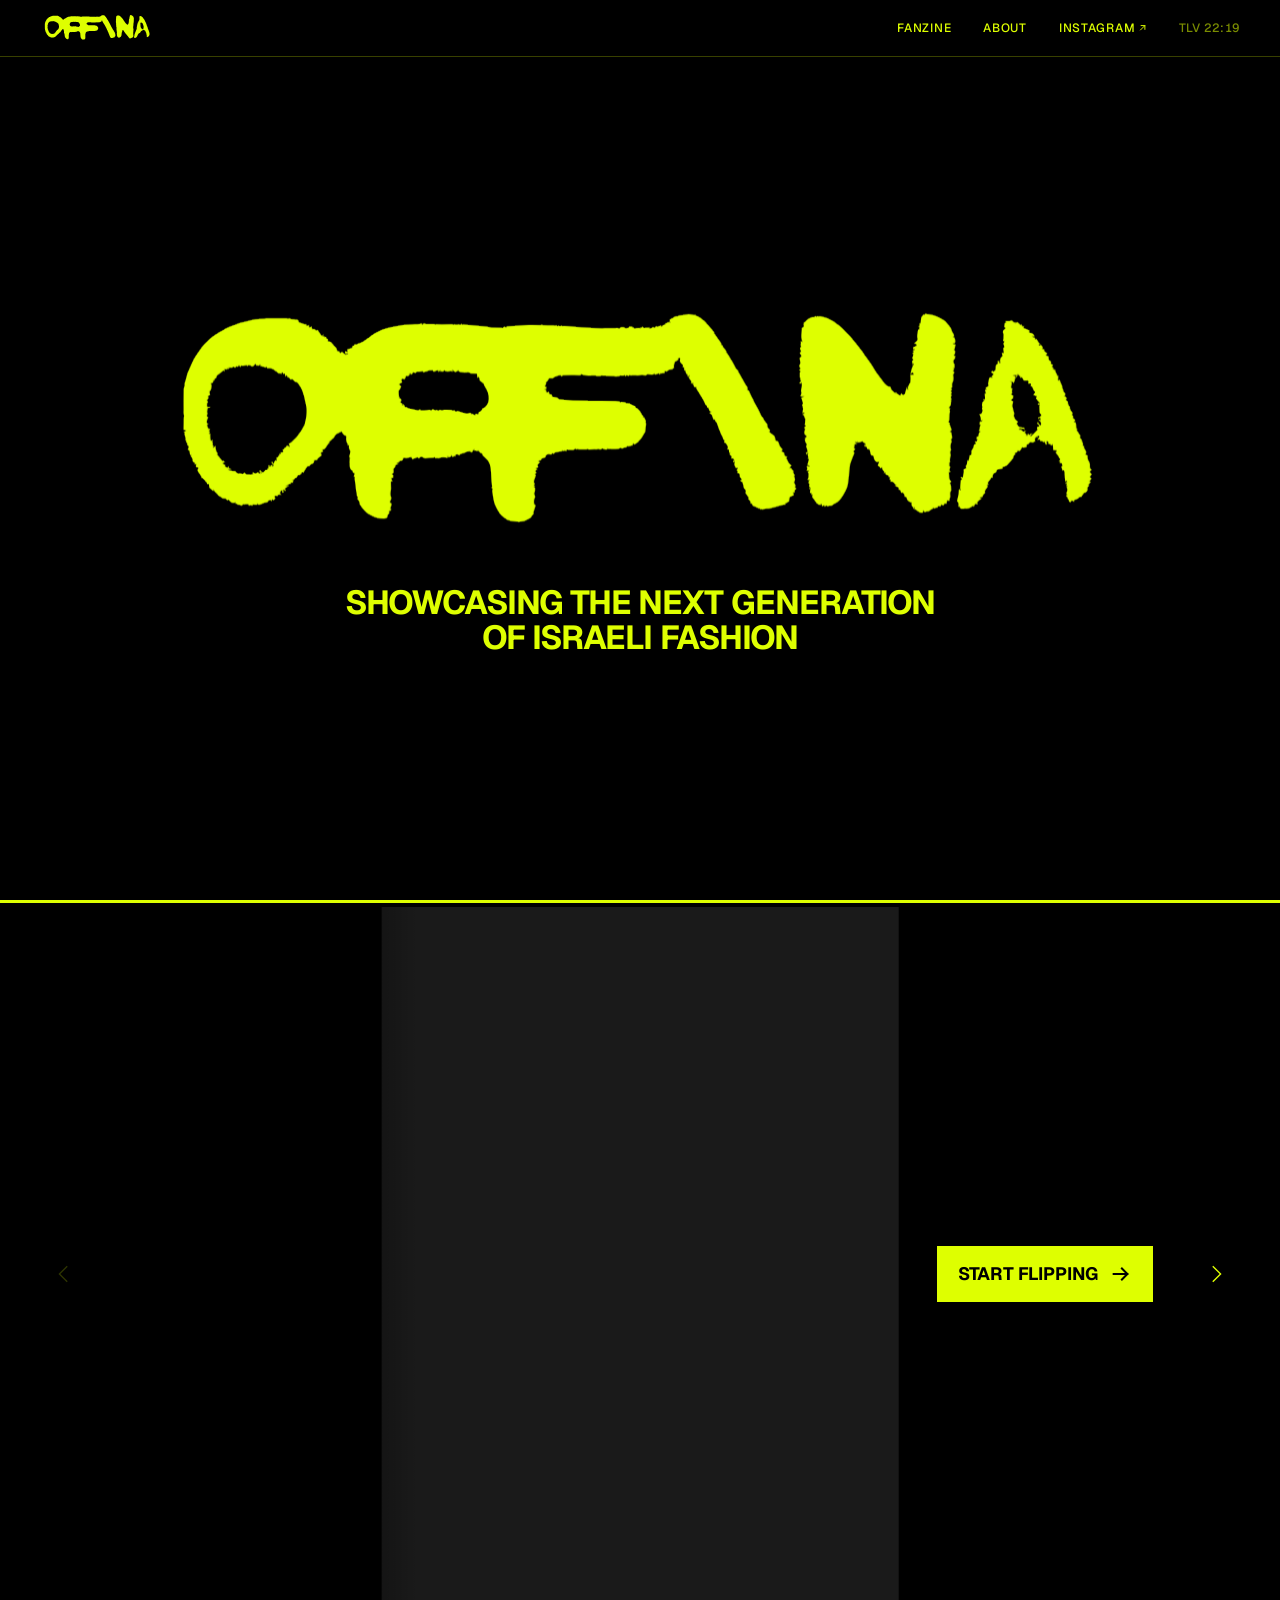
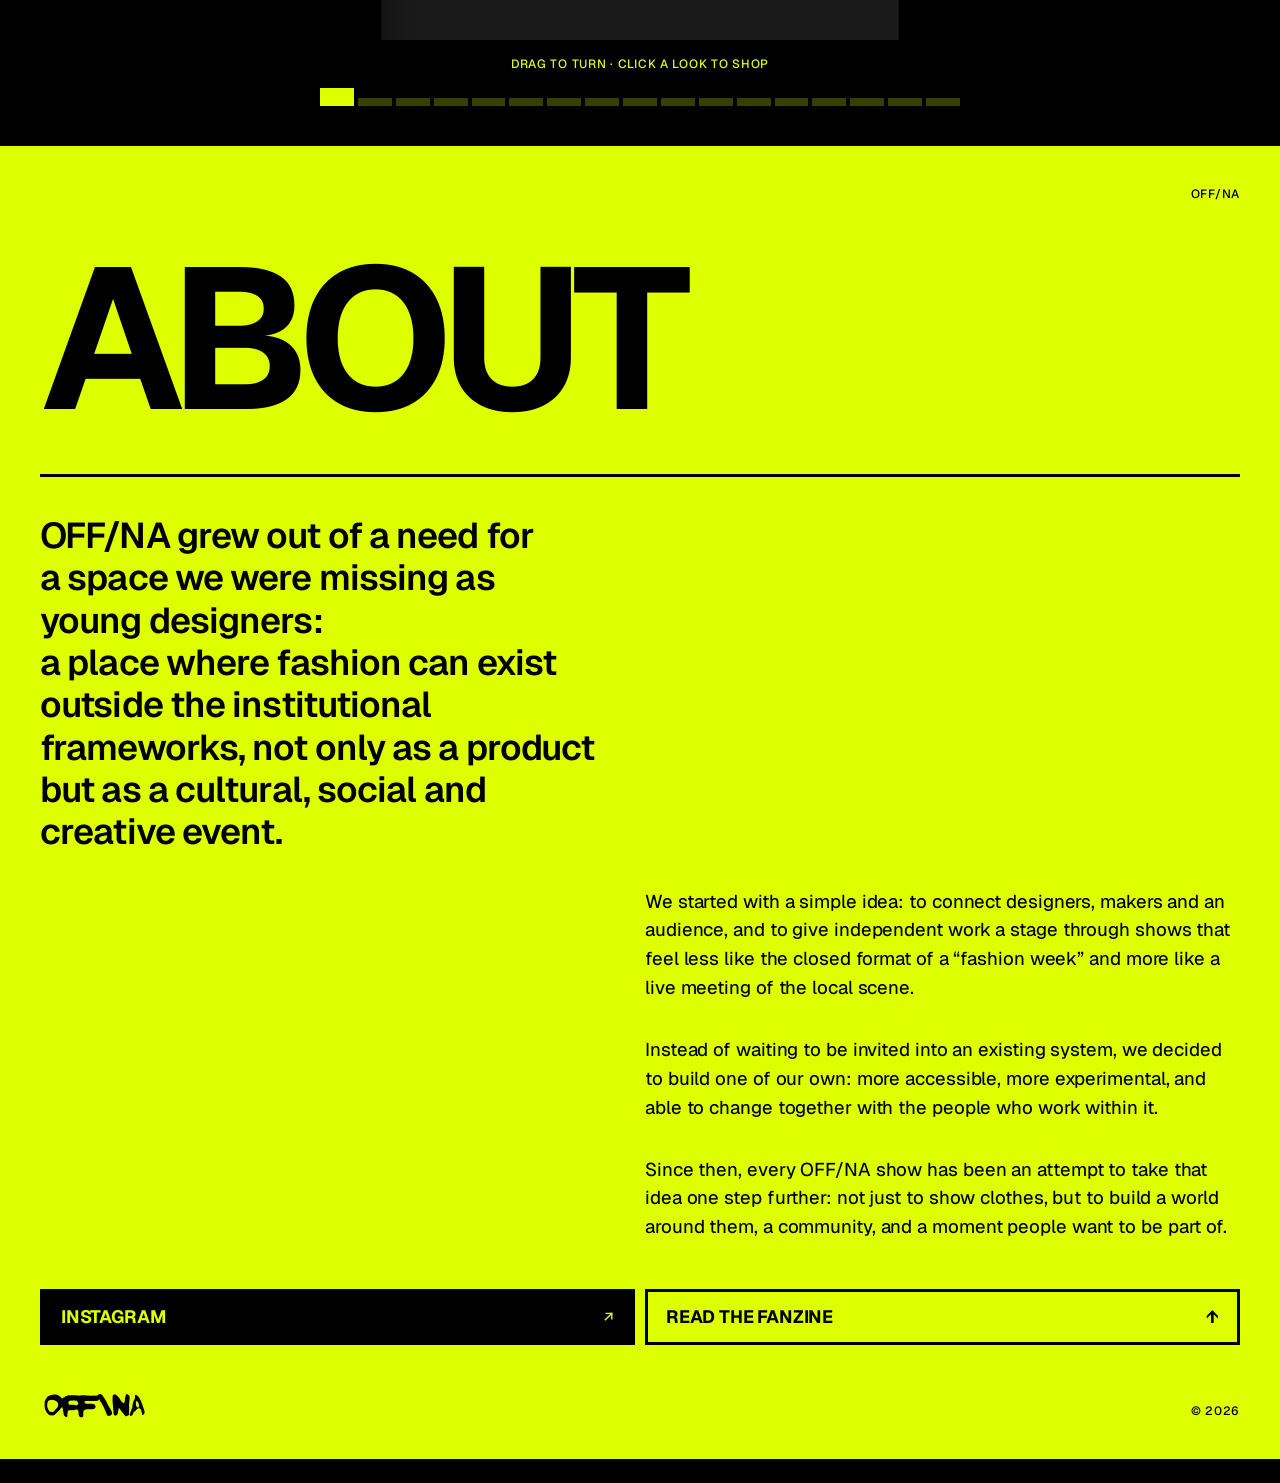
<file: index.html>
<!doctype html>
<html lang="en">
<head>
  <meta charset="utf-8">
  <meta name="viewport" content="width=device-width, initial-scale=1">
  <title>OFF/NA</title>
  <meta name="description" content="Showcasing the next generation of Israeli fashion. The OFF/NA Runway 12.11 fanzine: every look is clickable, shop each piece from its designer.">

  <!-- the preview when the link is shared (WhatsApp, Instagram, iMessage…) -->
  <meta property="og:type" content="website">
  <meta property="og:url" content="https://offnaweek.com/">
  <meta property="og:title" content="OFF/NA">
  <meta property="og:description" content="Showcasing the next generation of Israeli fashion">
  <meta property="og:image" content="https://offnaweek.com/assets/og.png">
  <meta property="og:image:width" content="1200">
  <meta property="og:image:height" content="630">
  <meta name="twitter:card" content="summary_large_image">
  <meta name="twitter:image" content="https://offnaweek.com/assets/og.png">
  <link rel="icon" href="assets/logo.svg" type="image/svg+xml">
  <link rel="preconnect" href="https://fonts.googleapis.com">
  <link rel="preconnect" href="https://fonts.gstatic.com" crossorigin>
  <link href="https://fonts.googleapis.com/css2?family=Geist:wght@300;400;500;600;700;900&display=swap" rel="stylesheet">
  <link rel="stylesheet" href="style.css">
  <link rel="stylesheet" href="fanzine/fanzine.css">
</head>
<body>
  <!-- 1. HEADER -->
  <header class="site-head">
    <a class="head-logo logo" data-logo href="./" aria-label="OFF/NA, home">OFF/NA</a>
    <nav class="head-nav label" aria-label="Site">
      <a href="#fanzine-section">Fanzine</a>
      <a href="#about">About</a>
      <a href="https://www.instagram.com/offnaweek/" target="_blank" rel="noopener">Instagram <svg class="arrow" viewBox="0 0 12 12" aria-hidden="true"><path d="M2.5 9.5 9.5 2.5M3.5 2.5h6v6" fill="none" stroke="currentColor" stroke-width="1.5" stroke-linecap="square"/></svg></a>
      <span class="clock" id="clock">TLV --:--</span>
    </nav>
  </header>

  <!-- 2. HERO: the logo (liquid, see hero.js) and one line under it -->
  <section class="hero" aria-label="OFF/NA">
    <h1 class="hero__logo logo" data-logo aria-label="OFF/NA">OFF/NA</h1>
    <p class="hero__tagline">Showcasing the next generation<br>of Israeli fashion</p>
  </section>

  <main>
    <!-- 3. THE FANZINE -->
    <section class="fz-section" id="fanzine-section" aria-label="Runway 12.11 fanzine">
      <div class="fz-sticky">
        <div class="fanzine" id="fanzine" data-src="fanzine/" data-cover="fanzine/cover.jpg" aria-label="OFF/NA Runway 12.11 fanzine">
          <button class="fz-nav fz-prev" type="button" aria-label="Previous page"><svg viewBox="0 0 24 24" aria-hidden="true"><path d="M15 4 7 12l8 8" fill="none" stroke="currentColor" stroke-width="1.5" stroke-linecap="square"/></svg></button>
          <div class="fz-stage" aria-live="polite"></div>
          <button class="fz-nav fz-next" type="button" aria-label="Next page"><svg viewBox="0 0 24 24" aria-hidden="true"><path d="m9 4 8 8-8 8" fill="none" stroke="currentColor" stroke-width="1.5" stroke-linecap="square"/></svg></button>
          <button class="fz-start" type="button">Start flipping <svg viewBox="0 0 24 24" aria-hidden="true"><path d="M4 12h15M13 6l6 6-6 6" fill="none" stroke="currentColor" stroke-width="2.2" stroke-linecap="square"/></svg></button>
          <div class="fz-pop" role="dialog" aria-label="Pieces in this look" hidden></div>
        </div>
        <div class="bar fz-bar">
          <span class="hint"><span class="hint-long">Drag to turn · click a look to shop</span><span class="hint-short">Swipe · tap to shop</span></span>
          <nav class="fz-strip" id="fz-strip" aria-label="Spreads"></nav>
        </div>
      </div>
    </section>

    <!-- 4. ABOUT — edit the text here -->
    <section class="about" id="about">
      <header class="about__head label"><span>OFF/NA</span></header>
      <h2 class="about__title">About</h2>
      <div class="about__text">
        <p>OFF/NA grew out of a need for a space we were missing as young designers:<br>a place where fashion can exist outside the institutional frameworks, not only as a product but as a cultural, social and creative event.</p>
        <p>We started with a simple idea: to connect designers, makers and an audience, and to give independent work a stage through shows that feel less like the closed format of a “fashion week” and more like a live meeting of the local scene.</p>
        <p>Instead of waiting to be invited into an existing system, we decided to build one of our own: more accessible, more experimental, and able to change together with the people who work within it.</p>
        <p>Since then, every OFF/NA show has been an attempt to take that idea one step further: not just to show clothes, but to build a world around them, a community, and a moment people want to be part of.</p>
      </div>
      <nav class="actions">
        <a class="btn" href="https://www.instagram.com/offnaweek/" target="_blank" rel="noopener"><span>Instagram</span><span><svg class="arrow" viewBox="0 0 12 12" aria-hidden="true"><path d="M2.5 9.5 9.5 2.5M3.5 2.5h6v6" fill="none" stroke="currentColor" stroke-width="1.5" stroke-linecap="square"/></svg></span></a>
        <a class="btn" href="#fanzine-section"><span>Read the fanzine</span><span>↑</span></a>
      </nav>
      <footer class="about__foot label">
        <span class="logo" data-logo>OFF/NA</span>
        <span>&copy; 2026</span>
      </footer>
    </section>
  </main>

  <script src="fanzine/brands.js"></script>
  <script src="fanzine/fanzine.js"></script>
  <script src="main.js"></script>
  <script src="hero.js"></script>
</body>
</html>
</file>
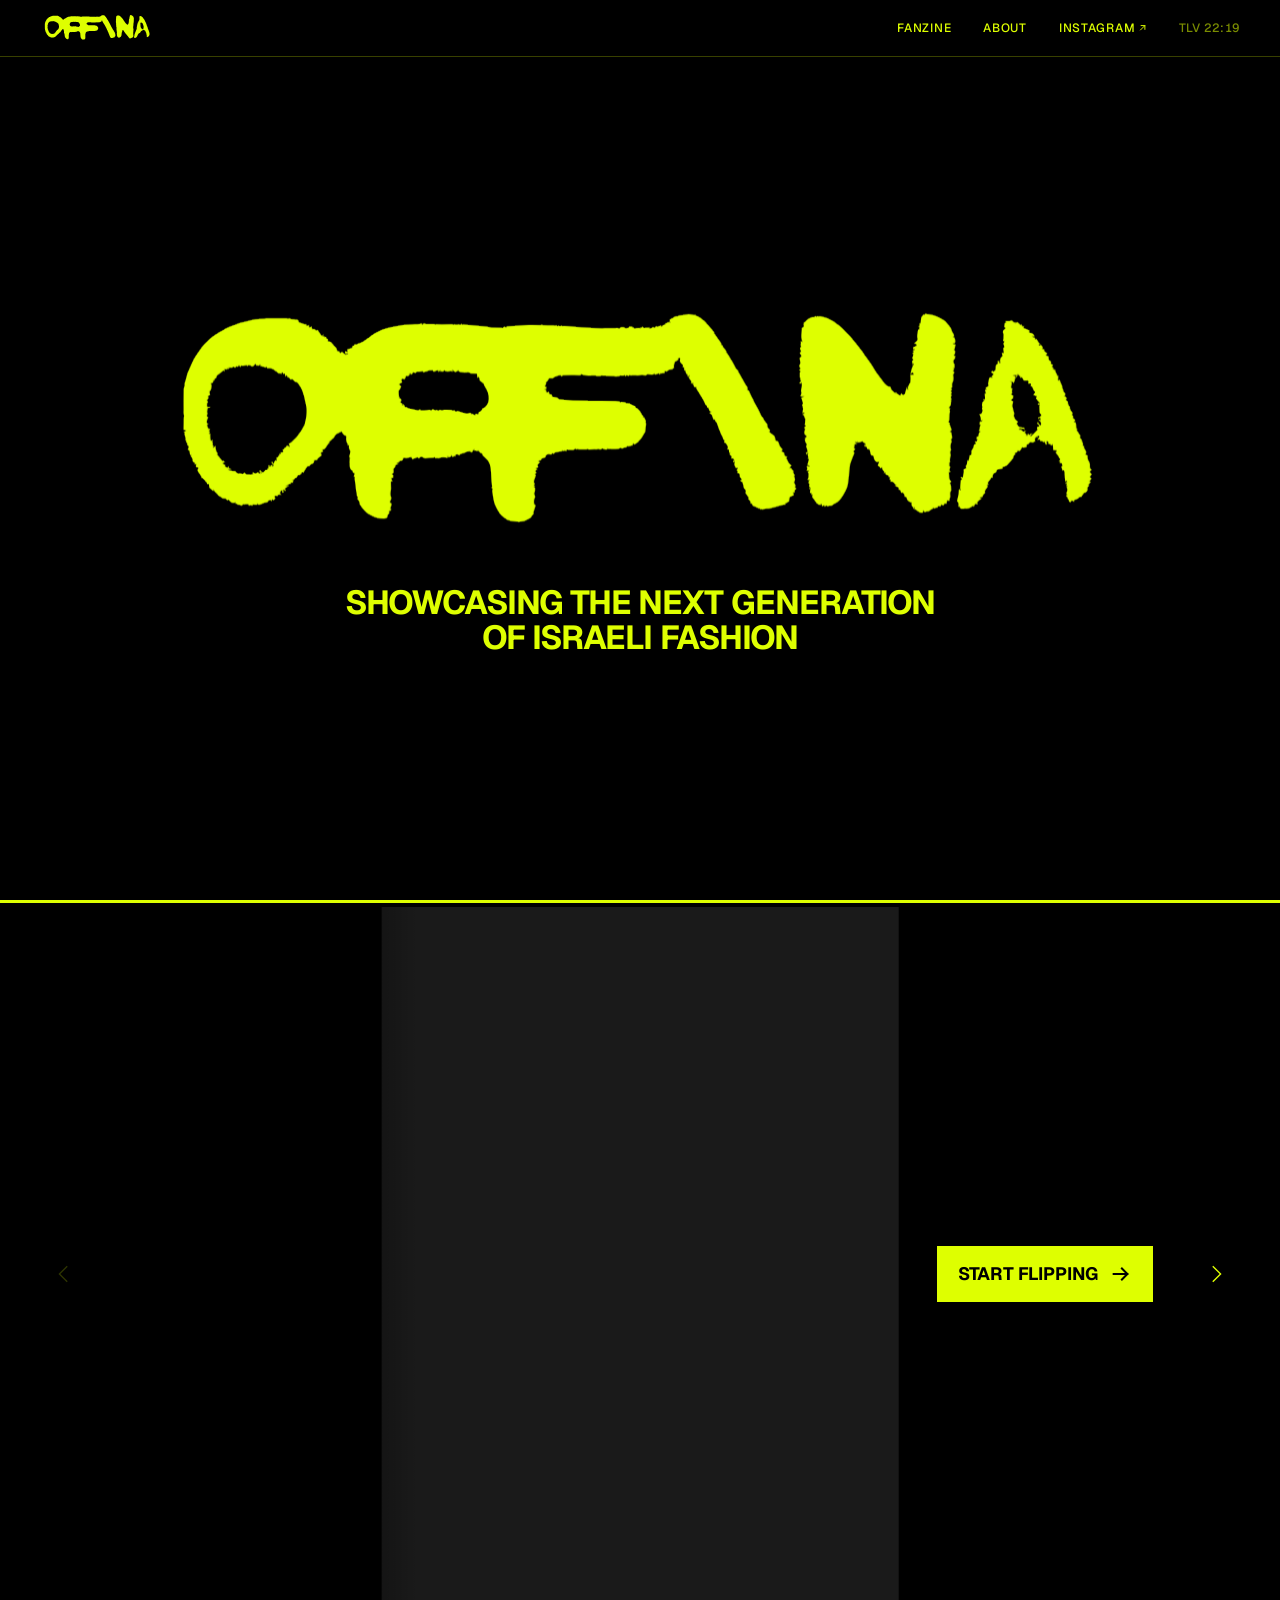
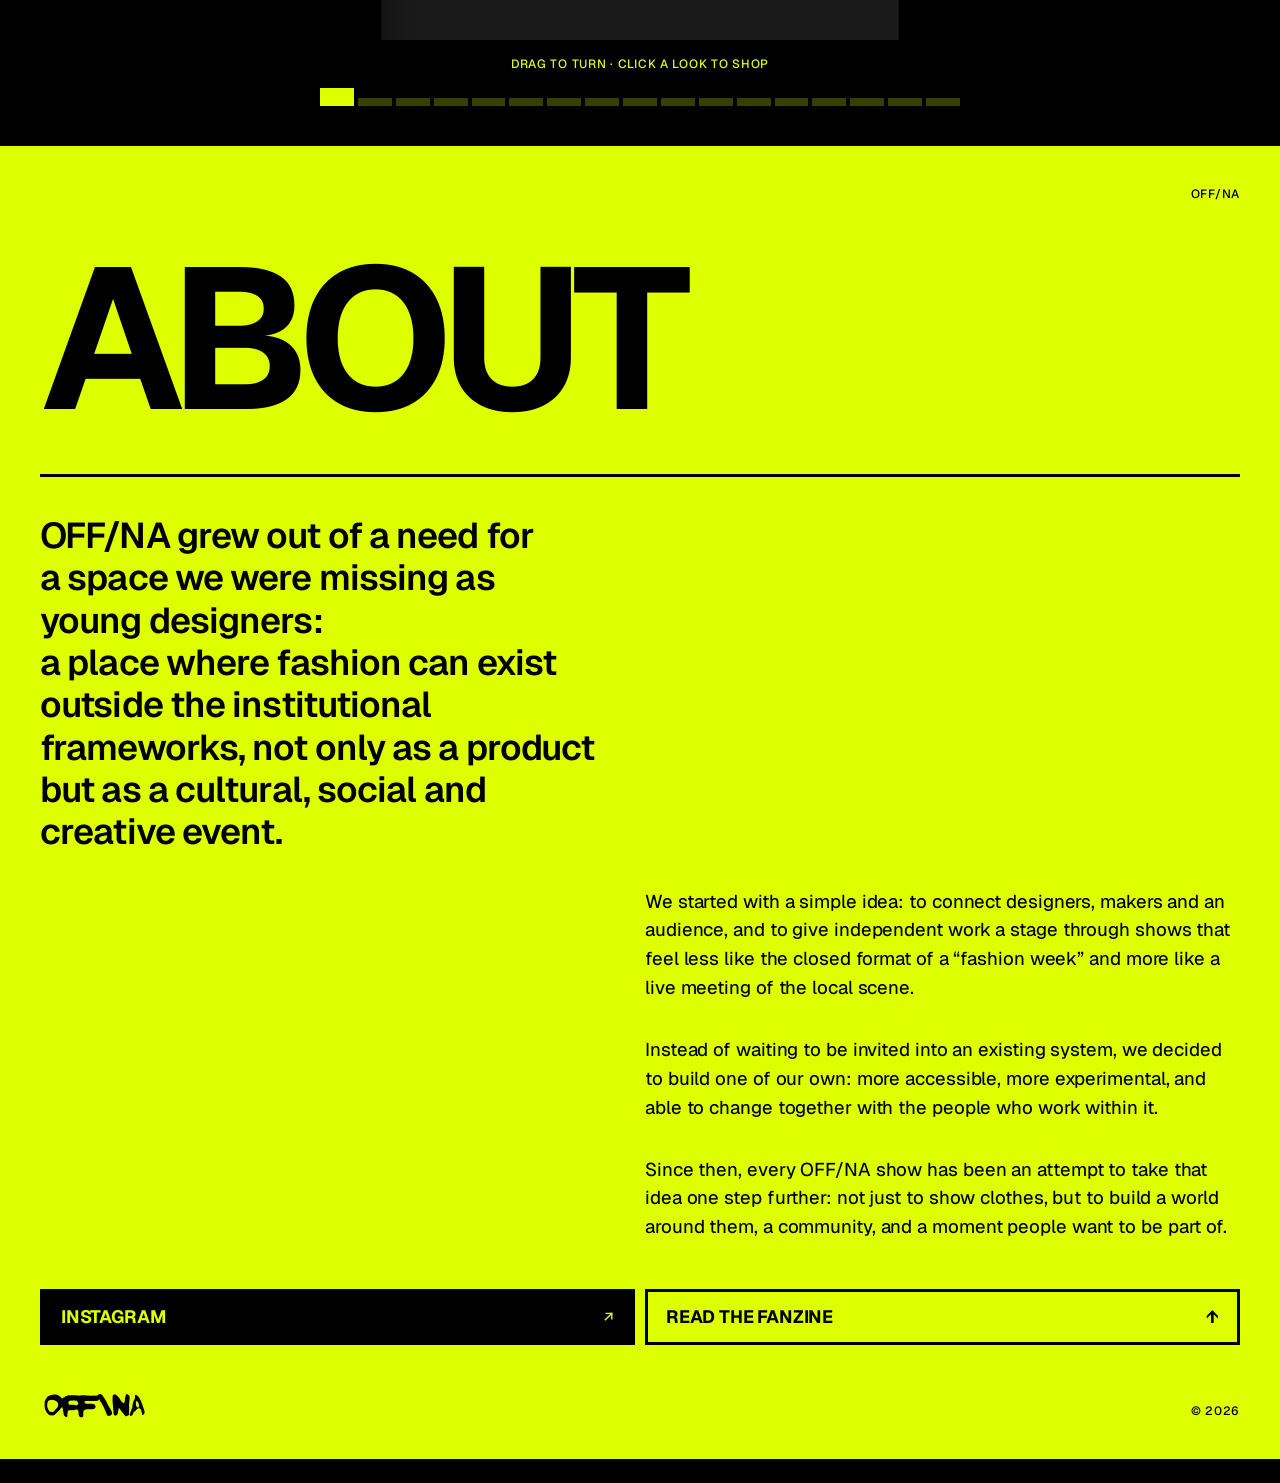
<file: club/index.html>
<!doctype html>
<html lang="en">
<head>
  <meta charset="utf-8">
  <meta name="viewport" content="width=device-width, initial-scale=1">
  <meta name="robots" content="noindex">
  <title>OFF/NA</title>
  <!-- The NFC cards point here (offnaweek.com/club/). They now open the home page with the fanzine.
       The Members Club page itself lives on at /members/. -->
  <meta http-equiv="refresh" content="0; url=/">
  <script>location.replace("/" + location.hash);</script>
  <style>body { background: #000; }</style>
</head>
<body></body>
</html>
</file>
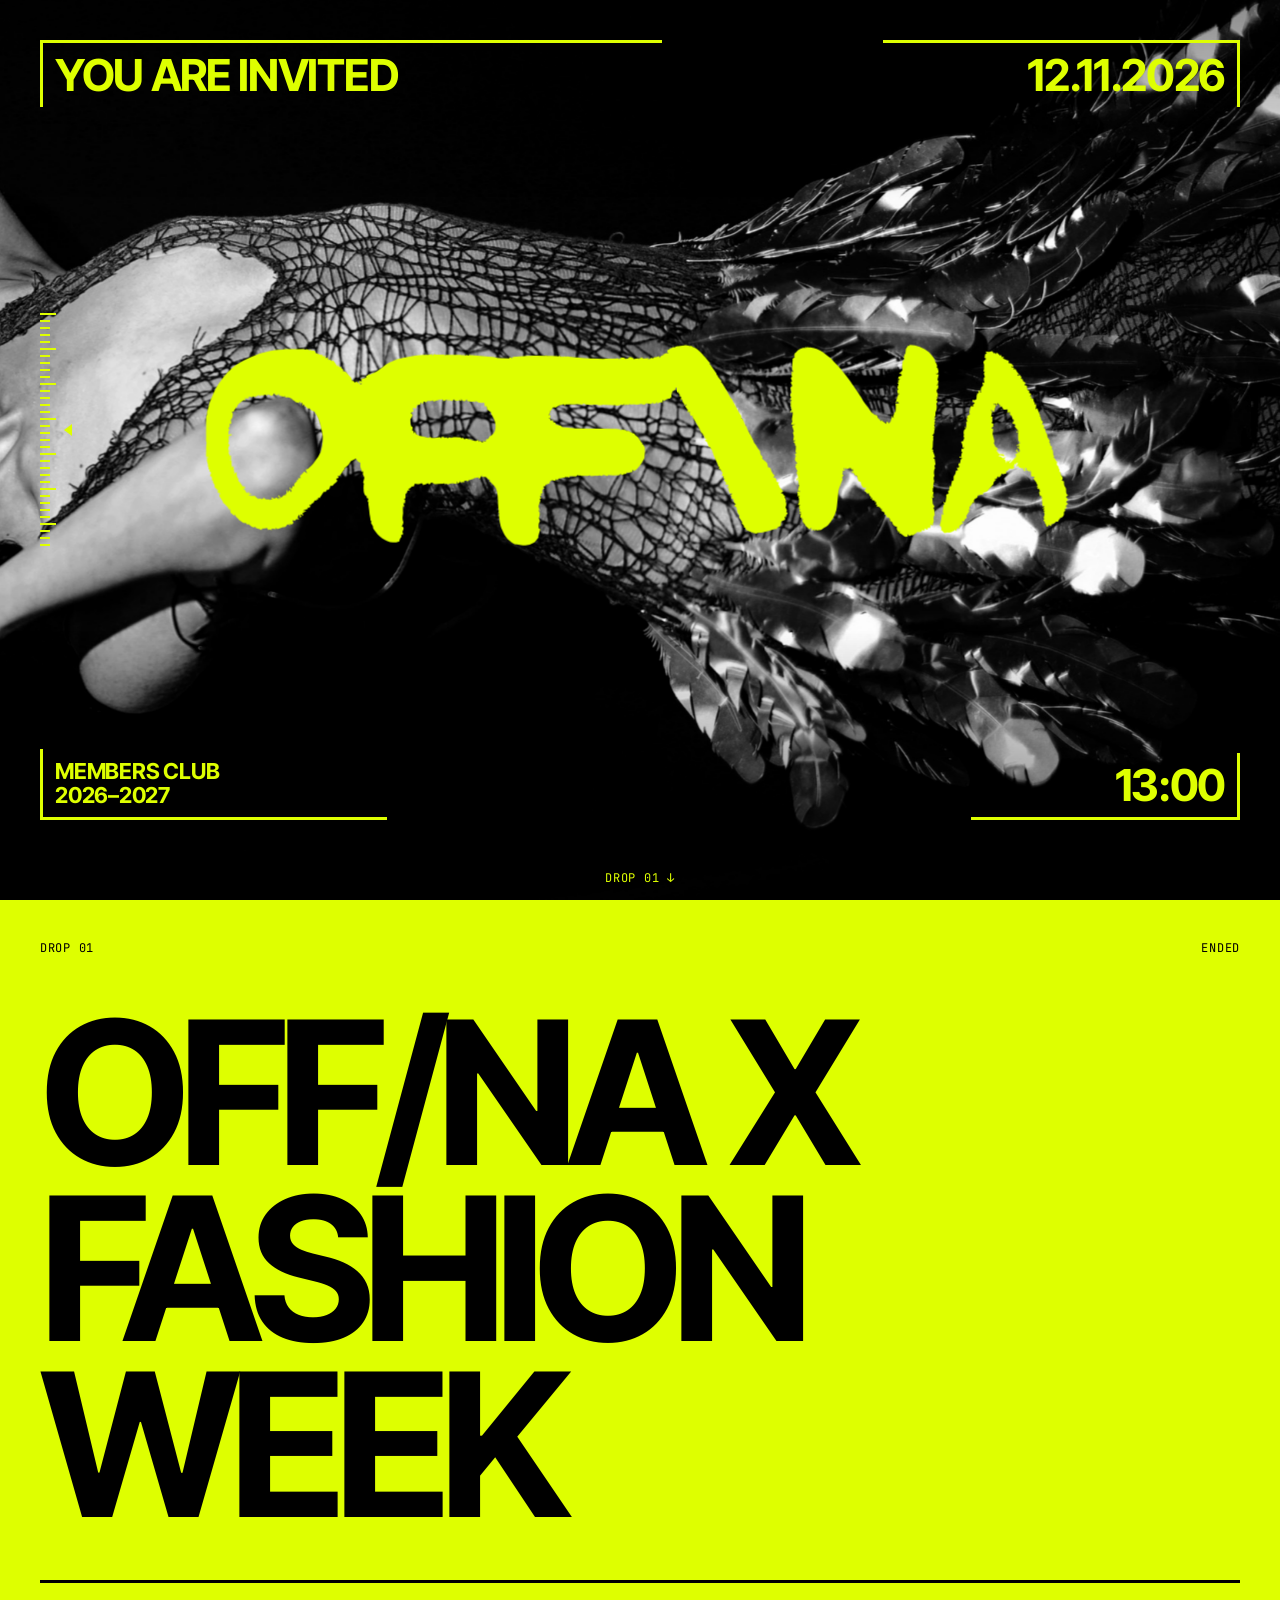
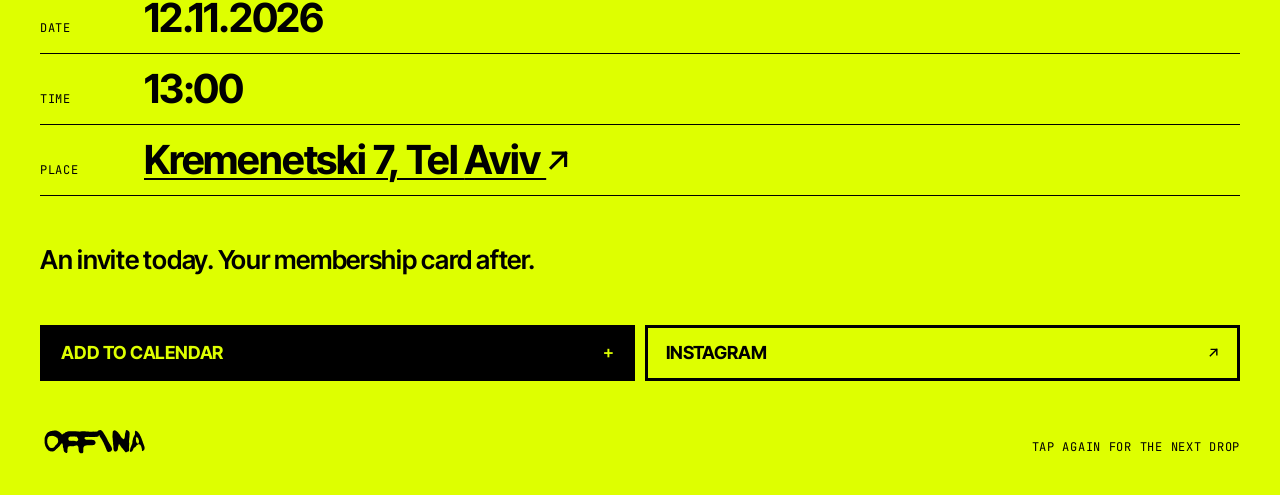
<file: members/index.html>
<!doctype html>
<html lang="en">
<head>
  <meta charset="utf-8">
  <meta name="viewport" content="width=device-width, initial-scale=1, viewport-fit=cover">
  <meta http-equiv="Cache-Control" content="no-cache">
  <meta name="theme-color" content="#000000">
  <meta name="robots" content="noindex">
  <title>OFF/NA Members Club</title>
  <link rel="icon" href="../assets/logo.svg" type="image/svg+xml">
  <link rel="preconnect" href="https://fonts.googleapis.com">
  <link rel="preconnect" href="https://fonts.gstatic.com" crossorigin>
  <link href="https://fonts.googleapis.com/css2?family=Inter+Tight:wght@600;700&family=JetBrains+Mono:wght@400;500&display=swap" rel="stylesheet">
  <link rel="stylesheet" href="club.css?v=3">
</head>
<body>
  <!-- Screen 1: the card front (photo + logo) seen through the viewfinder -->
  <section class="finder" id="top">
    <img class="finder__img" id="d-image" alt="">
    <div class="finder__logo logo" data-logo aria-hidden="true"></div>
    <div class="frame">
      <p class="corner tl" id="d-kicker"></p>
      <p class="corner tr" id="d-date"></p>
      <p class="corner bl">Members Club<br>2026–2027</p>
      <p class="corner br" id="d-time"></p>
      <div class="scale" aria-hidden="true"></div>
    </div>
    <a class="scroll-cue" href="#drop">Drop <span id="d-num"></span> ↓</a>
  </section>

  <!-- Screen 2: the details, on card yellow -->
  <section class="drop" id="drop">
    <header class="drop__head">
      <p class="label">Drop <span data-num></span></p>
      <p class="label" id="d-countdown"></p>
    </header>

    <h1 class="drop__title" id="d-title"></h1>

    <dl class="facts">
      <div id="f-date"><dt>Date</dt><dd></dd></div>
      <div id="f-time"><dt>Time</dt><dd></dd></div>
      <div id="f-place"><dt>Place</dt><dd></dd></div>
    </dl>

    <p class="drop__text" id="d-text"></p>

    <nav class="actions" id="d-links"></nav>

    <footer class="drop__foot">
      <span class="logo" data-logo></span>
      <span>Tap again for the next drop</span>
    </footer>
  </section>

  <script src="drop.js?v=3"></script>
  <script src="club.js?v=5"></script>
</body>
</html>
</file>
<file: style.css>
:root {
  --volt: #deff00;          /* the Members Club card yellow */
  --ink: #000;
  --paper: #efece6;
  --muted: rgba(222, 255, 0, 0.55);
  --sans: "Geist", "Helvetica Neue", Arial, sans-serif;
  --gutter: clamp(16px, 4vw, 40px);
  --rule: 3px;
}

* { box-sizing: border-box; margin: 0; padding: 0; }
html { scroll-behavior: smooth; }

body {
  background: var(--ink);
  color: var(--volt);
  font-family: var(--sans);
  font-weight: 500;
  -webkit-font-smoothing: antialiased;
}

/* ── shared ─────────────────────────────────────────── */
.logo { display: inline-block; line-height: 0; color: inherit; text-decoration: none; }
.logo svg { width: 100%; height: auto; display: block; }
.label { font-size: 12px; font-weight: 500; letter-spacing: 0.06em; text-transform: uppercase; }
.arrow { width: 0.62em; height: 0.62em; display: inline-block; vertical-align: 0.02em; }
[hidden] { display: none !important; }

/* ── 1. header ──────────────────────────────────────── */
.site-head {
  position: sticky;
  top: 0;
  z-index: 10;
  display: flex;
  justify-content: space-between;
  align-items: center;
  padding: 14px var(--gutter);
  background: var(--ink);
  border-bottom: 1px solid rgba(222, 255, 0, 0.25);
}
.head-logo { width: clamp(84px, 9vw, 120px); line-height: 1; font-weight: 700; }
.head-nav { display: flex; gap: clamp(14px, 2.5vw, 32px); align-items: baseline; }
.head-nav a { color: inherit; text-decoration: none; }
.head-nav a:hover { text-decoration: underline; text-underline-offset: 3px; }
.clock { color: var(--muted); font-variant-numeric: tabular-nums; }

/* ── 2. hero: the logo and one line under it ───────── */
.hero {
  position: relative;
  height: calc(100svh - var(--head-h, 50px));
  min-height: 480px;
  overflow: hidden;
  display: flex;
  flex-direction: column;
  align-items: center;
  justify-content: center;
  gap: clamp(20px, 3.5vw, 44px);
  padding: var(--gutter);
}
.hero__logo {
  position: relative;
  z-index: 1;
  width: min(78vw, 1100px);
  aspect-ratio: 530 / 128;          /* the logo's own proportions, so the liquid copy lines up */
  font-size: 12vw;
  font-weight: 900;
  line-height: 1;
}
.hero__tagline {
  position: relative;
  z-index: 1;
  font-weight: 700;
  font-size: clamp(18px, 2.6vw, 34px);
  line-height: 1.05;
  letter-spacing: -0.03em;
  text-transform: uppercase;
  text-align: center;
  max-width: 22em;
  pointer-events: none;
}
.hero__liquid { position: absolute; inset: 0; width: 100%; height: 100%; display: block; }
.hero.is-liquid .hero__logo { opacity: 0; }     /* the canvas draws it; the real logo stays for screen readers */

/* ── 3. fanzine ─────────────────────────────────────── */
.fz-section { position: relative; border-top: var(--rule) solid var(--volt); }
.fz-sticky {
  position: relative;
  height: calc(100svh - var(--head-h, 50px));
  min-height: 520px;
  display: flex;
  flex-direction: column;
  overflow: hidden;
}
.bar { display: flex; justify-content: space-between; align-items: center; gap: 12px; padding: 12px var(--gutter) var(--gutter); }
.fz-bar .hint, .fz-bar .clock { white-space: nowrap; font-size: 12px; letter-spacing: 0.06em; text-transform: uppercase; }
.hint-short { display: none; }

/* ── 4. about, on card yellow ───────────────────────── */
.about {
  background: var(--volt);
  color: var(--ink);
  min-height: 100svh;
  padding: var(--gutter);
  display: flex;
  flex-direction: column;
  gap: clamp(28px, 5vw, 48px);
}
.about__head { display: flex; justify-content: flex-end; }
.about__title {
  font-weight: 700;
  font-size: clamp(56px, 17vw, 200px);
  line-height: 0.88;
  letter-spacing: -0.055em;
  text-transform: uppercase;
}
.about__text {
  display: grid;
  grid-template-columns: repeat(12, 1fr);
  column-gap: var(--gutter);
  row-gap: clamp(22px, 2.6vw, 34px);
  border-top: var(--rule) solid var(--ink);
  padding-top: clamp(24px, 3vw, 40px);
}
/* the first paragraph leads, large; the rest read as calm body text in a narrower column */
.about__text p {
  grid-column: 6 / span 6;
  max-width: 34em;
  font-weight: 450;
  font-size: clamp(17px, 1.45vw, 21px);
  line-height: 1.55;
  letter-spacing: -0.005em;
  text-wrap: pretty;
}
.about__text p:first-child {
  grid-column: 1 / span 10;
  max-width: 24em;
  font-weight: 600;
  font-size: clamp(24px, 3.2vw, 44px);
  line-height: 1.18;
  letter-spacing: -0.025em;
  margin-bottom: clamp(12px, 2vw, 32px);
}
/* desktop: the lead on the left; the body text starts on the same line as the "Read the fanzine" button */
@media (min-width: 640px) {
  .about__text { grid-template-columns: 1fr 1fr; column-gap: 10px; }      /* same split as the buttons */
  .about__text p { grid-column: 2; }
  .about__text { align-items: start; }
  .about__text p:first-child { grid-column: 1; grid-row: 1; max-width: none; margin-bottom: 0; font-size: clamp(22px, 2.8vw, 40px); }
  /* the body starts where the lead ends, in the right half */
  .about__text p:nth-child(2) { grid-row: 2; }
  .about__text p:nth-child(3) { grid-row: 3; }
  .about__text p:nth-child(4) { grid-row: 4; }   /* the lead: the left half, ending where the Instagram button ends */
}
@media (max-width: 639px) {
  .about__text p, .about__text p:first-child { grid-column: 1 / -1; }
}

.actions { display: grid; gap: 10px; }
@media (min-width: 640px) { .actions { grid-template-columns: repeat(auto-fit, minmax(220px, 1fr)); } }
.btn {
  display: flex;
  justify-content: space-between;
  align-items: center;
  gap: 1em;
  min-height: 56px;
  padding: 0 18px;
  border: var(--rule) solid var(--ink);
  color: var(--ink);
  font: 700 18px/1 var(--sans);
  letter-spacing: -0.01em;
  text-transform: uppercase;
  text-decoration: none;
  transition: background 0.15s, color 0.15s;
}
.btn:first-child { background: var(--ink); color: var(--volt); }
.btn:hover, .btn:focus-visible { background: var(--ink); color: var(--volt); outline: none; }

.about__foot { margin-top: auto; display: flex; justify-content: space-between; align-items: end; }
.about__foot .logo { width: 110px; }

@media (max-width: 760px) {
  .head-nav .clock { display: none; }
  .hint-long { display: none; }
  .hint-short { display: inline; }

}

/* under the fanzine: the hint, centred, above the strip of spreads */
.fz-bar { flex-direction: column; align-items: center; gap: 10px; }
.fz-bar .hint { text-align: center; }
.fz-bar .fz-strip { flex: none; width: min(640px, 100%); margin: 0; }

/* until the logo SVG has loaded, don't flash the fallback word "OFF/NA" */
[data-logo]:not(:has(svg)) { color: transparent; }
</file>
<file: fanzine/fanzine.css>
/* The fanzine reader. Pages are images; the links sit invisibly on top of them. */

.fanzine {
  --page-ratio: 0.7048;          /* page width / height, set from pages.json */
  --arrows: 112px;                /* room for the two arrow buttons */
  container-type: size;
  min-height: 0;
  flex: 1;
  --ph: min(100cqh - 8px, (100cqw - var(--arrows)) / (2 * var(--page-ratio)));
  display: grid;
  grid-template-columns: auto 1fr auto;
  align-items: center;
  padding: 0 var(--gutter);
  position: relative;
}

.fz-stage {
  position: relative;
  display: flex;
  justify-content: center;
  align-items: center;
  height: 100%;
  touch-action: pan-y;
  user-select: none;
  -webkit-user-select: none;
  cursor: grab;
}
.fz-stage:active { cursor: grabbing; }
.is-single.fanzine { --ph: min(100cqh - 8px, (100cqw - var(--arrows)) / var(--page-ratio)); }

/* ── the book ───────────────────────────────────────── */
.fz-book {
  --n: 2;
  position: relative;
  height: var(--ph);
  width: calc(var(--ph) * var(--page-ratio) * var(--n));
  perspective: calc(var(--ph) * 3.2);
  transition: opacity 0.35s;
}
.is-jumping .fz-book { opacity: 0; transition: none; }

.fz-slot {
  position: absolute;
  top: 0;
  height: 100%;
  width: calc(100% / var(--n));
  transition: transform 0.45s cubic-bezier(.2, .7, .2, 1), box-shadow 0.45s;
}
.fz-slot--l, .fz-slot--solo { left: 0; }
.fz-slot--r { left: 50%; }
.fz-slot--solo { width: 100%; }

/* the fold between two pages */
.fz-slot--l::after, .fz-slot--r::after {
  content: "";
  position: absolute;
  top: 0; bottom: 0;
  width: 7%;
  pointer-events: none;
  z-index: 1;
}
.fz-slot--l::after { right: 0; background: linear-gradient(to left, rgba(0, 0, 0, 0.28), transparent); }
.fz-slot--r::after { left: 0; background: linear-gradient(to right, rgba(0, 0, 0, 0.22), transparent); }

/* hover a page edge: the corner lifts */
.peek-next .fz-slot--r { transform: rotateY(-14deg); transform-origin: left center; box-shadow: -18px 0 40px -20px rgba(0, 0, 0, 0.7); }
.peek-prev .fz-slot--l { transform: rotateY(14deg); transform-origin: right center; box-shadow: 18px 0 40px -20px rgba(0, 0, 0, 0.7); }
.peek-next .fz-slot--solo { transform: rotateY(-10deg); transform-origin: left center; }

.fz-cast {
  position: absolute;
  inset: 0;
  pointer-events: none;
  opacity: 0;
  z-index: 2;
  background: linear-gradient(to right, rgba(0, 0, 0, 0.55), rgba(0, 0, 0, 0.1) 60%, transparent);
}
.fz-slot--l .fz-cast { background: linear-gradient(to left, rgba(0, 0, 0, 0.55), rgba(0, 0, 0, 0.1) 60%, transparent); }

.fz-page { position: relative; width: 100%; height: 100%; margin: 0; background: #1a1a1a; }
.fz-page img { width: 100%; height: 100%; display: block; object-fit: cover; pointer-events: none; }
.fz-page--blank { background: #111; }   /* back of a single page while it turns: dark, so nothing flashes white */
.fz-page--none { background: transparent; }
.fz-slot:has(.fz-page--none)::after { display: none; }

/* the turning page: a front and a back on one hinge */
.fz-leaf { position: absolute; top: 0; height: 100%; z-index: 4; transform-style: preserve-3d; will-change: transform; }
.fz-leaf--r { left: 50%; width: 50%; transform-origin: left center; }
.fz-leaf--l { left: 0; width: 50%; transform-origin: right center; }
.fz-leaf--solo { left: 0; width: 100%; transform-origin: left center; }
.fz-face { position: absolute; inset: 0; backface-visibility: hidden; -webkit-backface-visibility: hidden; overflow: hidden; }
.fz-face--back { transform: rotateY(180deg); }
.fz-shade {
  position: absolute;
  inset: 0;
  pointer-events: none;
  opacity: 0;
  background: linear-gradient(to right, rgba(0, 0, 0, 0.7), rgba(0, 0, 0, 0.15) 45%, rgba(255, 255, 255, 0.08));
}
.fz-leaf--l .fz-face--front .fz-shade,
.fz-leaf--r .fz-face--back .fz-shade { background: linear-gradient(to left, rgba(0, 0, 0, 0.7), rgba(0, 0, 0, 0.15) 45%, rgba(255, 255, 255, 0.08)); }

/* page edges: hover to peek, click to turn (links above stay clickable) */
.fz-edge { position: absolute; top: 0; bottom: 0; width: 7%; z-index: 3; border: 0; padding: 0; background: none; cursor: pointer; }
.fz-edge--next { right: 0; }
.fz-edge--prev { left: 0; }

/* invisible links; a quiet hint on hover / keyboard focus */
.fz-hot { position: absolute; display: block; border: 0; padding: 0; background: transparent; cursor: pointer; }
.fz-credit { z-index: 2; }
.fz-figure { z-index: 1; }
.fz-credit:hover, .fz-credit:focus-visible { background: var(--volt); mix-blend-mode: multiply; outline: none; }
.fz-figure:focus-visible { outline: 1px dashed #fff; outline-offset: 4px; }
.fz-figure::after {
  content: "Shop this look";
  position: absolute;
  left: 50%;
  top: 0;
  transform: translate(-50%, -8px);
  white-space: nowrap;
  font: 700 11px/1 var(--sans);
  letter-spacing: 0.04em;
  text-transform: uppercase;
  background: var(--volt);
  color: var(--ink);
  padding: 7px 9px;
  opacity: 0;
  transition: opacity 0.2s;
  pointer-events: none;
}
.fz-figure:hover::after, .fz-figure:focus-visible::after { opacity: 1; }
@media (hover: none) { .fz-figure::after { display: none; } }

/* arrows */
.fz-nav { width: 48px; height: 48px; display: grid; place-items: center; border: 0; background: none; color: var(--volt); cursor: pointer; }
.fz-nav svg { width: 22px; height: 22px; }
.fz-nav:disabled { opacity: 0.2; cursor: default; }
.fz-nav:not(:disabled):hover { color: var(--paper); }

/* ── strip of spreads: jump anywhere ────────────────── */
.fz-strip { display: flex; gap: 4px; align-items: flex-end; flex: 1; margin: 0 clamp(16px, 4vw, 48px); height: 24px; }
.fz-tick {
  position: relative;
  flex: 1;
  height: 8px;
  min-width: 4px;
  border: 0;
  padding: 0;
  background: rgba(222, 255, 0, 0.25);
  cursor: pointer;
  transition: height 0.2s, background 0.2s;
}
.fz-tick:hover { height: 18px; background: rgba(222, 255, 0, 0.6); }
.fz-tick[aria-current="true"] { height: 18px; background: var(--volt); }
.fz-tick__thumb {
  --n: 2;
  position: absolute;
  bottom: calc(100% + 10px);
  left: 50%;
  translate: -50% 0;
  display: flex;
  height: 120px;
  aspect-ratio: calc(0.7048 * var(--n));
  background: var(--ink);
  border: var(--rule) solid var(--volt);
  opacity: 0;
  pointer-events: none;
  transition: opacity 0.15s;
  z-index: 6;
}
.fz-tick__thumb img { height: 100%; width: calc(100% / var(--n)); object-fit: cover; display: block; }
.fz-tick::after {
  content: attr(data-label);
  position: absolute;
  bottom: calc(100% + 140px);
  left: 50%;
  translate: -50% 0;
  white-space: nowrap;
  font: 700 11px/1 var(--sans);
  letter-spacing: 0.04em;
  text-transform: uppercase;
  background: var(--volt);
  color: var(--ink);
  padding: 6px 8px;
  opacity: 0;
  pointer-events: none;
  transition: opacity 0.15s;
}
.fz-tick:first-child .fz-tick__thumb, .fz-tick:first-child::after { left: 0; translate: 0 0; }
.fz-tick:last-child .fz-tick__thumb, .fz-tick:last-child::after { left: auto; right: 0; translate: 0 0; }
.fz-tick:hover .fz-tick__thumb, .fz-tick:hover::after,
.fz-tick:focus-visible .fz-tick__thumb, .fz-tick:focus-visible::after { opacity: 1; }
@media (hover: none) { .fz-tick__thumb, .fz-tick::after { display: none; } }

/* ── the list of pieces when you click a figure ─────── */
.fz-pop {
  position: absolute;
  z-index: 7;
  width: 300px;
  max-width: calc(100% - 16px);
  background: var(--volt);
  color: var(--ink);
  border: var(--rule) solid var(--ink);
  padding: 12px 14px 8px;
  text-transform: uppercase;
  font-size: 12px;
  font-weight: 500;
}
.fz-pop[hidden] { display: none; }
.fz-pop__head {
  display: flex;
  justify-content: space-between;
  align-items: baseline;
  padding-bottom: 8px;
  border-bottom: var(--rule) solid var(--ink);
  font-weight: 700;
  font-size: 18px;
  letter-spacing: -0.02em;
}
.fz-pop__close {
  font: 500 12px var(--sans);
  letter-spacing: 0.04em;
  text-transform: uppercase;
  color: rgba(0, 0, 0, 0.55);
  background: none;
  border: 0;
  cursor: pointer;
  min-height: 32px;
  padding: 0 0 0 12px;
}
.fz-pop__close:hover { color: var(--ink); }
.fz-pop ul { list-style: none; }
.fz-pop li + li { border-top: 1px solid rgba(0, 0, 0, 0.25); }
.fz-pop a, .fz-pop__row {
  display: grid;
  grid-template-columns: 1fr auto 12px;
  gap: 10px;
  align-items: center;
  min-height: 42px;
  color: inherit;
  text-decoration: none;
}
.fz-pop__row { grid-template-columns: 1fr auto; color: rgba(0, 0, 0, 0.55); }
.fz-pop a:hover { background: var(--ink); color: var(--volt); margin: 0 -14px; padding: 0 14px; }
.fz-pop a:hover .fz-pop__item { color: var(--volt); }
.fz-pop__item { color: rgba(0, 0, 0, 0.6); }
.fz-pop__brand { text-align: right; font-weight: 700; }
.fz-pop .arrow { width: 9px; height: 9px; }

/* phones: one page, arrows tucked in */
@media (max-width: 760px) {
  .fanzine { --arrows: 72px; padding: 0 4px; }
  .fz-nav { width: 36px; }
  .fz-nav svg { width: 18px; height: 18px; }
  .fz-strip { margin: 0 12px; }
  .fz-tick { height: 6px; }
  .fz-tick[aria-current="true"] { height: 12px; }
}

/* "Start flipping": beside the closed book, gone once the cover turns */
.fz-start {
  position: absolute;
  z-index: 5;
  left: calc(50% + var(--ph) * var(--page-ratio) / 2 + clamp(16px, 3vw, 40px));
  top: 50%;
  translate: 0 -50%;
  display: flex;
  align-items: center;
  gap: 12px;
  min-height: 56px;
  padding: 0 18px;
  border: var(--rule) solid var(--volt);
  background: var(--volt);
  color: var(--ink);
  font: 700 18px/1 var(--sans);
  letter-spacing: -0.01em;
  text-transform: uppercase;
  cursor: pointer;
  transition: opacity 0.3s, background 0.15s, color 0.15s;
}
.fz-start svg { width: 22px; height: 22px; animation: nudge 1.4s ease-in-out infinite; }
.fz-start:hover, .fz-start:focus-visible { background: var(--ink); color: var(--volt); outline: none; }
.fz-start.is-gone { opacity: 0; pointer-events: none; }
@keyframes nudge { 0%, 100% { transform: translateX(0); } 50% { transform: translateX(6px); } }
@media (max-width: 760px) {
  .fz-start { left: 50%; top: auto; bottom: 8px; translate: -50% 0; min-height: 48px; font-size: 15px; }
}

@media (prefers-reduced-motion: reduce) {
  .fz-slot, .fz-book { transition: none; }
  .fz-start svg { animation: none; }
}

/* touch screens: no tap highlight or focus box on the page edges, and no "lifted corner" left behind */
.fz-edge, .fz-hot, .fz-nav, .fz-tick, .fz-start { -webkit-tap-highlight-color: transparent; }
.fz-edge:focus { outline: none; }
@media (hover: none) {
  .peek-next .fz-slot--r, .peek-prev .fz-slot--l, .peek-next .fz-slot--solo { transform: none; box-shadow: none; }
}

/* ── touch hints ────────────────────────────────────── */
/* flash (optional, data-hint="flash"): credits light up when a page lands */
.is-flashing .fz-credit { animation: fz-flash 1.4s ease-out both; }
.is-flashing .fz-credit:nth-of-type(2) { animation-delay: 0.08s; }
.is-flashing .fz-credit:nth-of-type(3) { animation-delay: 0.16s; }
.is-flashing .fz-credit:nth-of-type(n+4) { animation-delay: 0.24s; }
@keyframes fz-flash { 25% { background: var(--volt); mix-blend-mode: multiply; } }

/* coach: the one-time "tap to shop" explainer */
.fz-coach { position: absolute; inset: 0; z-index: 8; cursor: pointer; animation: fz-fade 0.35s ease-out both; }
.fz-coach.no-spot { background: rgba(0, 0, 0, 0.72); }
.fz-coach.is-out { opacity: 0; transition: opacity 0.3s; }
@keyframes fz-fade { from { opacity: 0; } }

.fz-coach__spot {
  position: absolute;
  box-shadow: 0 0 0 9999px rgba(0, 0, 0, 0.74);      /* dims everything but the credit line */
  pointer-events: none;
}
.fz-coach__mark {                                    /* a yellow underline swipes in under the line */
  position: absolute;
  left: 4px;
  right: 4px;
  bottom: -3px;
  height: 3px;
  background: var(--volt);
  transform-origin: left center;
  animation: fz-swipe 0.55s cubic-bezier(.6, 0, .2, 1) 0.35s both;
}
@keyframes fz-swipe { from { transform: scaleX(0); } }

.fz-coach__tap {                                     /* a tap: a dot and two rings rippling out */
  position: absolute;
  width: 14px;
  height: 14px;
  margin: -7px 0 0 -7px;
  border-radius: 50%;
  background: var(--volt);
  pointer-events: none;
  animation: fz-dot 1.6s ease-in-out 0.9s infinite both;
}
.fz-coach__tap::before, .fz-coach__tap::after {
  content: "";
  position: absolute;
  inset: -2px;
  border-radius: 50%;
  border: 2px solid var(--volt);
  animation: fz-ring 1.6s ease-out 0.9s infinite both;
}
.fz-coach__tap::after { animation-delay: 1.15s; }
.fz-coach__tap--late, .fz-coach__tap--late::before { animation-delay: 1.7s; }
.fz-coach__tap--late::after { animation-delay: 1.95s; }
@keyframes fz-dot { 0%, 100% { transform: scale(1); } 12% { transform: scale(0.7); } 24% { transform: scale(1); } }
@keyframes fz-ring { 0% { transform: scale(1); opacity: 0.9; } 70%, 100% { transform: scale(4.2); opacity: 0; } }

.fz-coach__card {
  position: absolute;
  left: 14px;
  right: 14px;
  background: var(--volt);
  color: var(--ink);
  padding: 12px 14px 14px;
  display: grid;
  gap: 8px;
  animation: fz-up 0.5s cubic-bezier(.2, .8, .2, 1) 0.5s both;
}
.fz-coach__card.at-bottom { bottom: 14px; }
.fz-coach__card.at-top { top: 14px; }
@keyframes fz-up { from { transform: translateY(16px); opacity: 0; } }
.fz-coach__kicker { font-size: 11px; font-weight: 600; letter-spacing: 0.08em; text-transform: uppercase; padding-bottom: 8px; border-bottom: var(--rule) solid var(--ink); }
.fz-coach__title { font-weight: 700; font-size: 40px; line-height: 0.9; letter-spacing: -0.05em; text-transform: uppercase; }
.fz-coach__text { font-weight: 500; font-size: 14px; line-height: 1.35; max-width: 24em; }
.fz-coach__ok {
  display: flex;
  justify-content: space-between;
  align-items: center;
  min-height: 44px;
  padding: 0 14px;
  border: var(--rule) solid var(--ink);
  background: var(--ink);
  color: var(--volt);
  font: 700 15px/1 var(--sans);
  text-transform: uppercase;
  cursor: pointer;
}
.fz-coach__ok svg { width: 20px; height: 20px; }
@media (prefers-reduced-motion: reduce) {
  .fz-coach__mark, .fz-coach__tap, .fz-coach__tap::before, .fz-coach__tap::after, .fz-coach__card { animation: none; }
}
</file>
<file: members/club.css>
:root {
  --volt: #deff00;          /* sampled from the printed card */
  --ink: #000;
  --paper: #efece6;
  --grotesk: "Inter Tight", "Helvetica Neue", Arial, sans-serif;
  --mono: "JetBrains Mono", ui-monospace, monospace;
  --gutter: clamp(16px, 4vw, 40px);
  --rule: 3px;
}

* { box-sizing: border-box; margin: 0; padding: 0; }

html { scroll-behavior: smooth; }

body {
  background: var(--ink);
  color: var(--volt);
  font-family: var(--grotesk);
  -webkit-font-smoothing: antialiased;
}

/* ── shared ─────────────────────────────────────────── */

.logo { display: inline-block; line-height: 0; }
.logo svg { width: 100%; height: auto; display: block; }

.label {
  font-family: var(--mono);
  font-size: 12px;
  letter-spacing: 0.06em;
  text-transform: uppercase;
}

[hidden] { display: none !important; }

.arrow { width: 0.62em; height: 0.62em; display: inline-block; vertical-align: 0.02em; }

/* ── screen 1: viewfinder ───────────────────────────── */

.finder {
  position: relative;
  height: 100svh;
  min-height: 520px;
  overflow: hidden;
  color: var(--volt);
}

.finder__img {
  position: absolute;
  inset: 0;
  width: 100%;
  height: 100%;
  object-fit: cover;
  object-position: 50% 52%;
  filter: grayscale(1) contrast(1.05);
  animation: focus 1.6s cubic-bezier(.2,.7,.2,1) forwards;
}

/* the camera "finds focus" when the card is tapped */
@keyframes focus {
  0%   { filter: grayscale(1) blur(14px) brightness(.6); scale: 1.14; }
  100% { filter: grayscale(1) blur(0) brightness(1);     scale: 1.02; }
}

/* phones: the photo sits as a band across the middle, like the card;
   its black background melts into the page */
@media (orientation: portrait) {
  .finder__img { top: 50%; height: auto; aspect-ratio: 1699 / 1800; translate: 0 -50%; }
}

/* the big logo across the photo, as on the card front */
.finder__logo {
  position: absolute;
  z-index: 1;
  left: 50%;
  top: 50%;
  width: min(74vw, 1100px);
  translate: -50% -50%;
  color: var(--volt);
  opacity: 0;
  animation: logo-in .5s 1.1s ease-out forwards;
}
@keyframes logo-in { to { opacity: 1; } }

.finder::after {
  content: "";
  position: absolute;
  inset: 0;
  pointer-events: none;
  background: linear-gradient(to bottom, rgba(0,0,0,.45), transparent 22%, transparent 70%, rgba(0,0,0,.6));
}

.frame {
  position: absolute;
  z-index: 1;
  inset: calc(var(--gutter) + env(safe-area-inset-top)) var(--gutter) calc(var(--gutter) + 40px + env(safe-area-inset-bottom));
}

.corner {
  position: absolute;
  font-weight: 700;
  font-size: clamp(20px, 5.4vw, 44px);
  line-height: 1;
  letter-spacing: -0.03em;
  text-transform: uppercase;
  padding: 10px 12px;
  border-color: var(--volt);
  border-style: solid;
  border-width: 0;
}

.tl { top: 0; left: 0; border-top-width: var(--rule); border-left-width: var(--rule); padding-right: 22%; }
.tr { top: 0; right: 0; border-top-width: var(--rule); border-right-width: var(--rule); padding-left: 12%; text-align: right; }
.bl { bottom: 0; left: 0; border-bottom-width: var(--rule); border-left-width: var(--rule); padding-right: 14%; }
.br { bottom: 0; right: 0; border-bottom-width: var(--rule); border-right-width: var(--rule); padding-left: 12%; text-align: right; }

.bl { font-size: clamp(14px, 3.4vw, 22px); letter-spacing: -0.01em; line-height: 1.1; }

/* left focus scale with ticks */
.scale {
  position: absolute;
  left: 0;
  top: 50%;
  width: 16px;
  height: 30%;
  transform: translateY(-50%);
  background:
    repeating-linear-gradient(to bottom, var(--volt) 0 2px, transparent 2px 7px) left / 10px 100% no-repeat,
    repeating-linear-gradient(to bottom, var(--volt) 0 2px, transparent 2px 35px) left / 16px 100% no-repeat;
}
.scale::after {
  content: "";
  position: absolute;
  left: 24px;
  top: 50%;
  border: 6px solid transparent;
  border-right: 8px solid var(--volt);
  border-left: 0;
  transform: translateY(-50%);
  animation: hunt 1.6s cubic-bezier(.2,.7,.2,1) forwards;
}
@keyframes hunt {
  0%   { top: 10%; }
  55%  { top: 70%; }
  100% { top: 50%; }
}

.scroll-cue {
  position: absolute;
  z-index: 1;
  left: 50%;
  bottom: calc(14px + env(safe-area-inset-bottom));
  transform: translateX(-50%);
  color: var(--volt);
  text-decoration: none;
  font-family: var(--mono);
  font-size: 12px;
  letter-spacing: 0.06em;
  text-transform: uppercase;
  white-space: nowrap;
}

/* ── screen 2: details on card yellow ───────────────── */

.drop {
  background: var(--volt);
  color: var(--ink);
  min-height: 100svh;
  padding: var(--gutter);
  padding-bottom: calc(var(--gutter) + env(safe-area-inset-bottom));
  display: flex;
  flex-direction: column;
  gap: clamp(28px, 5vw, 48px);
}

.drop__head { display: flex; justify-content: space-between; gap: 1em; }

.drop__title {
  font-weight: 700;
  font-size: clamp(56px, 17vw, 200px);
  line-height: 0.88;
  letter-spacing: -0.055em;
  text-transform: uppercase;
}

.facts { display: grid; border-top: var(--rule) solid var(--ink); }
.facts > div {
  display: grid;
  grid-template-columns: 5.5em 1fr;
  align-items: baseline;
  gap: 1em;
  padding: 14px 0;
  border-bottom: 1px solid var(--ink);
}
.facts dt { font-family: var(--mono); font-size: 12px; letter-spacing: 0.06em; text-transform: uppercase; }
.facts dd { font-weight: 700; font-size: clamp(22px, 5vw, 40px); letter-spacing: -0.03em; line-height: 1.05; }
.facts dd a { color: inherit; text-underline-offset: 4px; text-decoration-thickness: 2px; }

.drop__text {
  font-weight: 600;
  font-size: min(26px, 4vw);   /* shrinks on phones so it stays one line */
  line-height: 1.25;
  letter-spacing: -0.01em;
  white-space: nowrap;
}

.actions { display: grid; gap: 10px; }
@media (min-width: 640px) { .actions { grid-template-columns: repeat(auto-fit, minmax(220px, 1fr)); } }

.btn {
  display: flex;
  justify-content: space-between;
  align-items: center;
  gap: 1em;
  min-height: 56px;
  padding: 0 18px;
  border: var(--rule) solid var(--ink);
  background: transparent;
  color: var(--ink);
  font: 700 18px/1 var(--grotesk);
  letter-spacing: -0.01em;
  text-transform: uppercase;
  text-decoration: none;
  cursor: pointer;
  transition: background .15s, color .15s;
}
.btn:first-child { background: var(--ink); color: var(--volt); }
.btn:hover, .btn:focus-visible { background: var(--ink); color: var(--volt); outline: none; }
.btn span:last-child { font-family: var(--mono); font-weight: 500; }

.drop__foot {
  margin-top: auto;
  display: flex;
  justify-content: space-between;
  align-items: end;
  gap: 1em;
  font-family: var(--mono);
  font-size: 12px;
  letter-spacing: 0.06em;
  text-transform: uppercase;
}
.drop__foot .logo { width: 110px; }

/* ended drop: the viewfinder goes quiet */
body.ended .finder__img { filter: grayscale(1) brightness(.45); }

@media (prefers-reduced-motion: reduce) {
  *, *::before, *::after { animation: none !important; scroll-behavior: auto !important; }
  .finder__logo { opacity: 1; }
}
</file>
